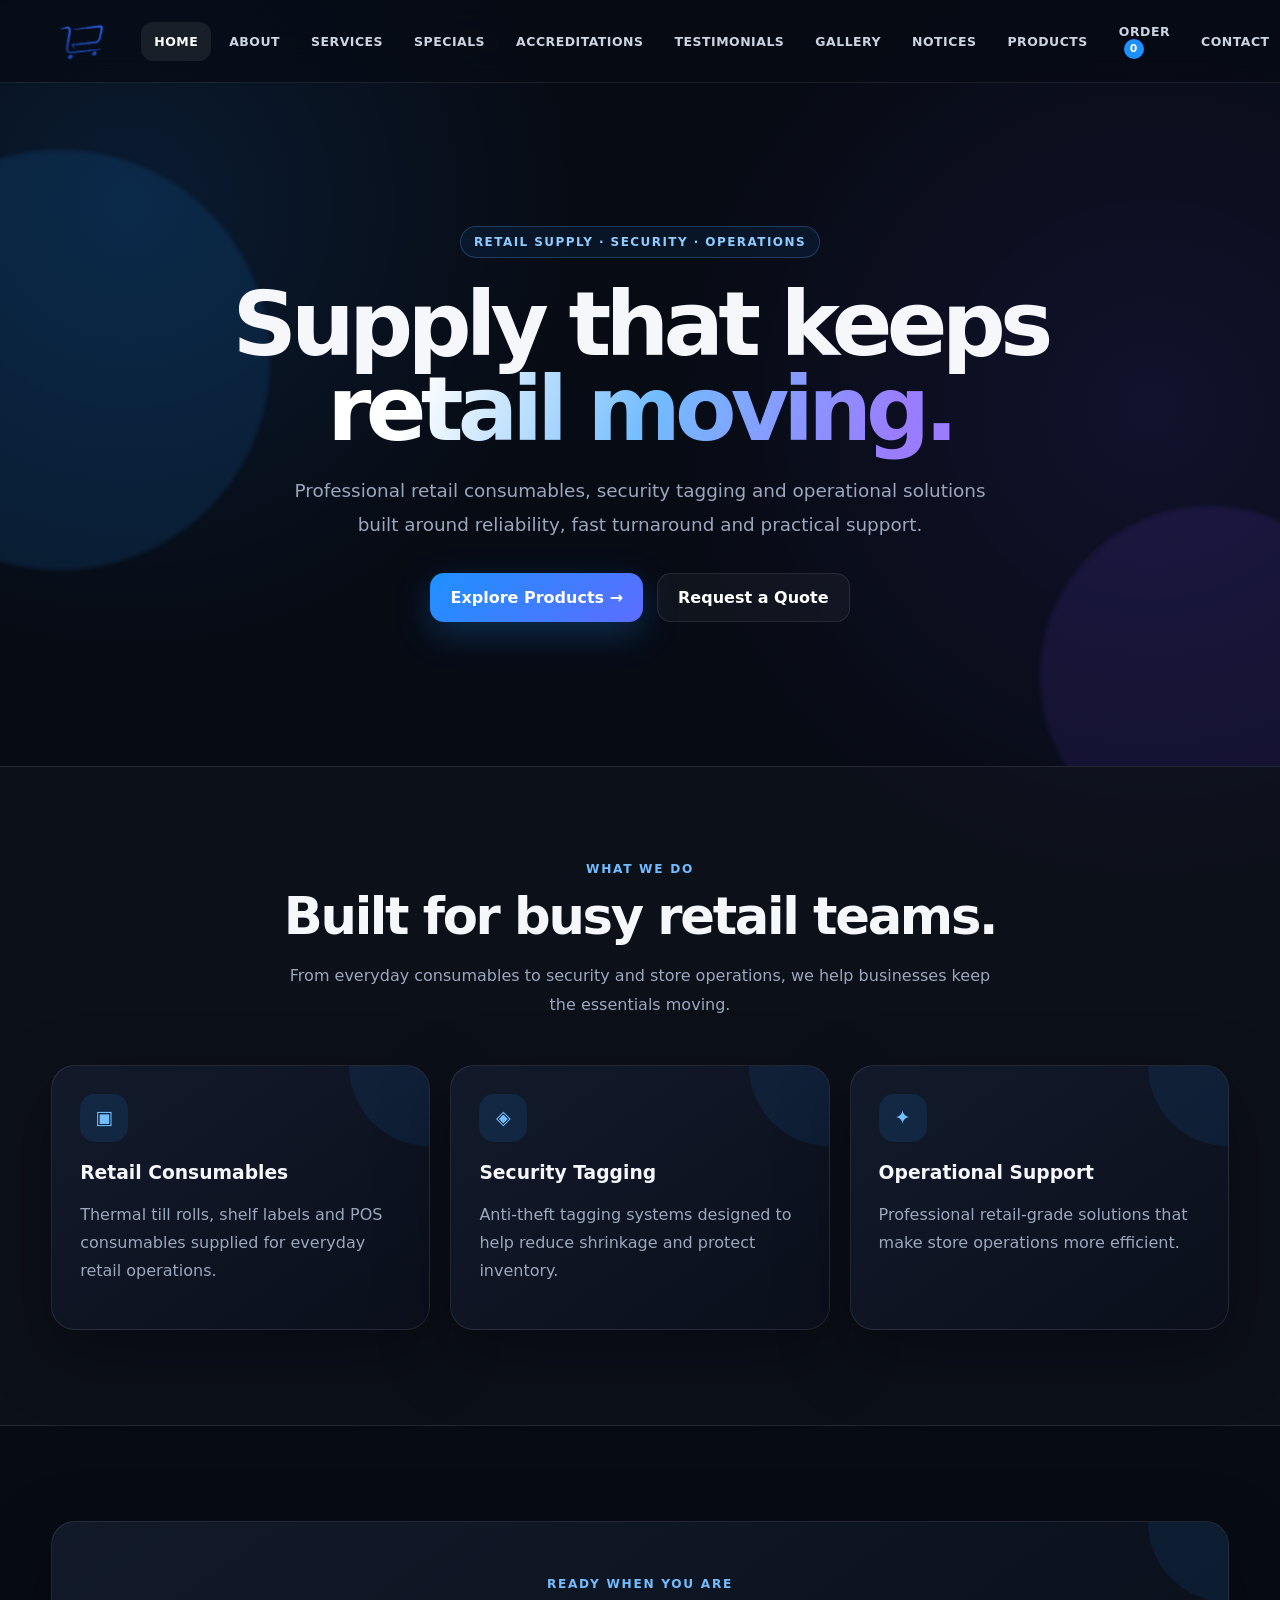
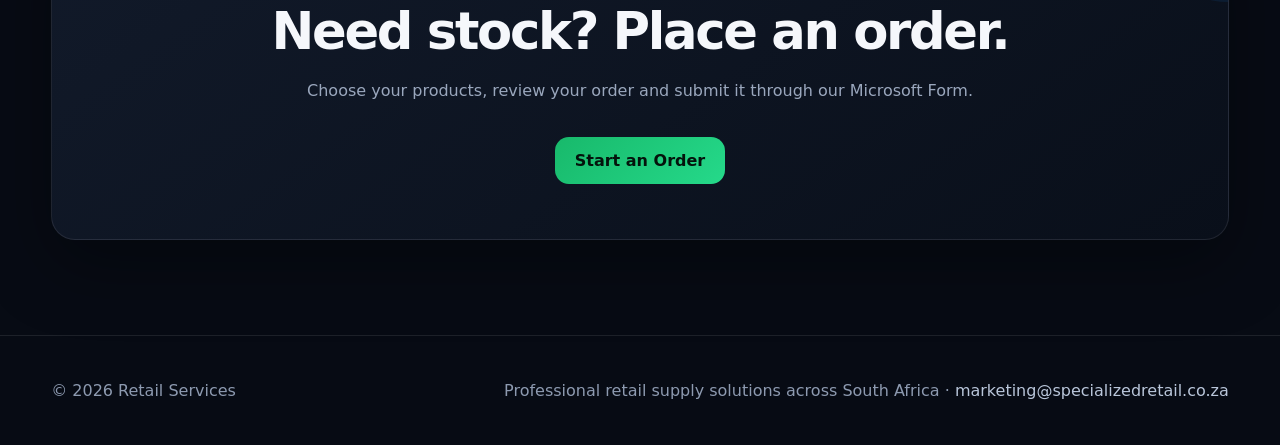
<file: index.html>
<!doctype html><html lang="en"><head><meta charset="utf-8"><meta name="viewport" content="width=device-width,initial-scale=1"><title>Retail Services · Retail Services</title><meta name="description" content="Retail Services — professional retail supply solutions."><link rel="icon" href="/favicon.ico"><link rel="stylesheet" href="/assets/css/site.css"></head><body>
<nav class="navbar"><div class="container nav-inner">
<a class="brand" href="/"><img src="images/logo.png" alt="Retail Services"></a>
<button class="menu-btn" aria-label="Menu">☰</button>
<div class="nav-links">
<a href="/">Home</a><a href="/About/">About</a><a href="/Services/">Services</a><a href="/Specials/">Specials</a><a href="/Accreditations/">Accreditations</a><a href="/Testimonials/">Testimonials</a><a href="/Gallery/">Gallery</a><a href="/Notices/">Notices</a><a href="/Products/">Products</a><a href="/Order/">Order <span class="cart-count">0</span></a><a href="/Contact/">Contact</a>
</div></div></nav><div class="progress"></div>
<main>
<section class="hero"><div class="container hero-content reveal"><span class="eyebrow">Retail supply · security · operations</span><h1>Supply that keeps<br><span class="gradient-text">retail moving.</span></h1><p>Professional retail consumables, security tagging and operational solutions built around reliability, fast turnaround and practical support.</p><div class="actions"><a class="btn btn-primary" href="/Products/">Explore Products →</a><a class="btn btn-outline" href="/Contact/">Request a Quote</a></div></div></section>
<section class="section section-alt"><div class="container"><div class="section-head center reveal"><div class="kicker">What we do</div><h2>Built for busy retail teams.</h2><p>From everyday consumables to security and store operations, we help businesses keep the essentials moving.</p></div><div class="grid">
<div class="card reveal"><div class="icon">▣</div><h3>Retail Consumables</h3><p class="muted">Thermal till rolls, shelf labels and POS consumables supplied for everyday retail operations.</p></div>
<div class="card reveal"><div class="icon">◈</div><h3>Security Tagging</h3><p class="muted">Anti-theft tagging systems designed to help reduce shrinkage and protect inventory.</p></div>
<div class="card reveal"><div class="icon">✦</div><h3>Operational Support</h3><p class="muted">Professional retail-grade solutions that make store operations more efficient.</p></div>
</div></div></section>
<section class="section"><div class="container"><div class="card reveal" style="text-align:center;padding:55px"><div class="kicker">Ready when you are</div><h2>Need stock? Place an order.</h2><p class="muted">Choose your products, review your order and submit it through our Microsoft Form.</p><div class="actions"><a class="btn btn-success" href="/Products/">Start an Order</a></div></div></div></section>
</main>
<footer class="footer">
    <div class="container footer-inner">
        <div>© 2026 Retail Services</div>
        <div>Professional retail supply solutions across South Africa · <a href="mailto:marketing@specializedretail.co.za">marketing@specializedretail.co.za</a></div></div></footer>
<div class="toast"></div><script src="/assets/js/site.js"></script>
</body></html>
</file>
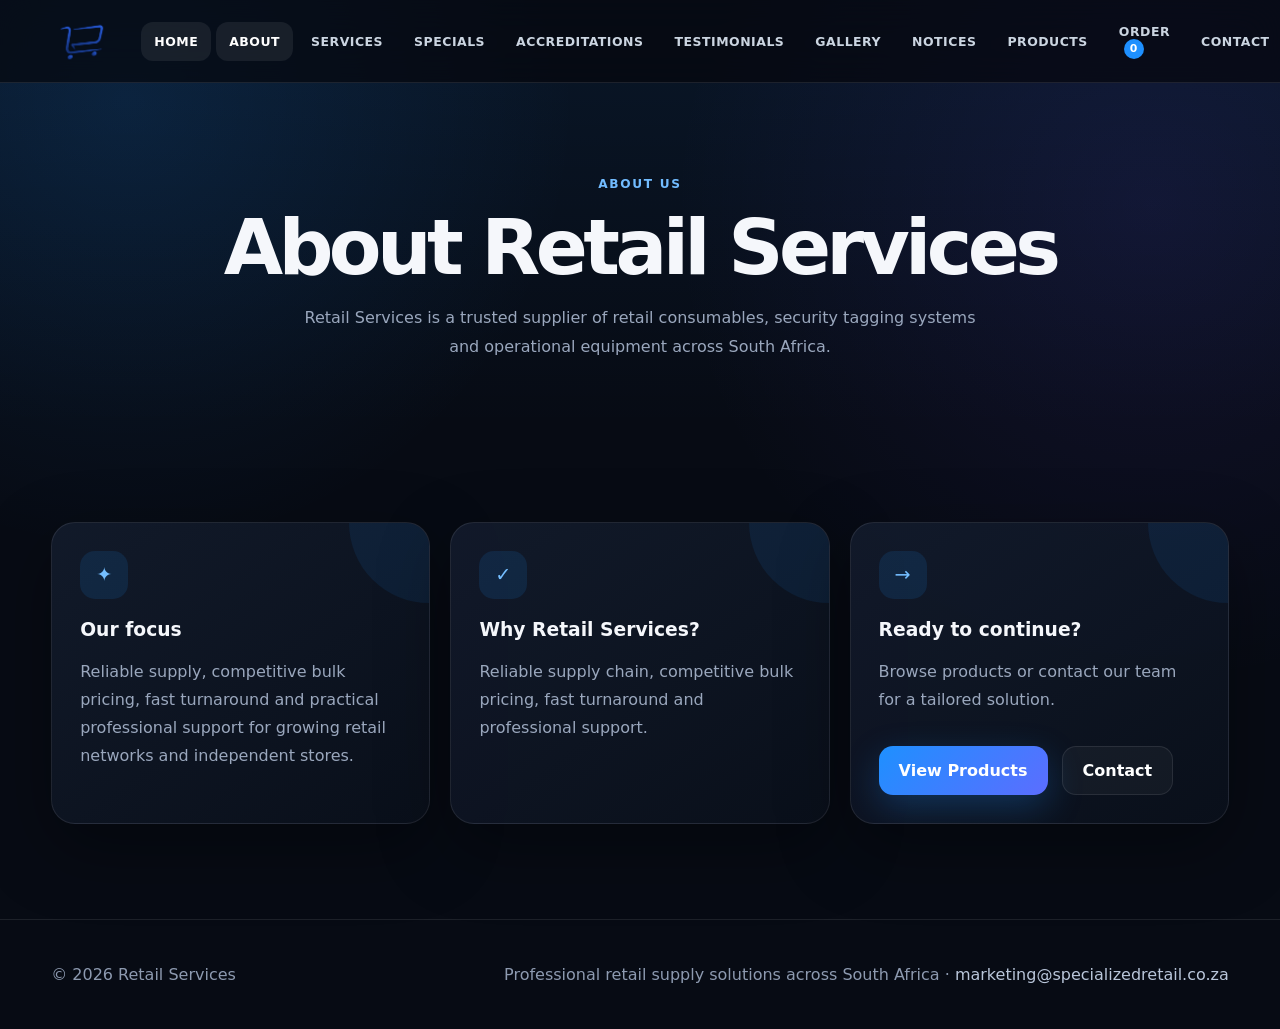
<file: About/index.html>
<!doctype html><html lang="en"><head><meta charset="utf-8"><meta name="viewport" content="width=device-width,initial-scale=1"><title>About Us · Retail Services</title><meta name="description" content="Retail Services — professional retail supply solutions."><link rel="icon" href="/favicon.ico"><link rel="stylesheet" href="/assets/css/site.css"></head><body>
<nav class="navbar"><div class="container nav-inner">
<a class="brand" href="/"><img src="../images/logo.png" alt="Retail Services"></a>
<button class="menu-btn" aria-label="Menu">☰</button>
<div class="nav-links">
<a href="/">Home</a><a href="/About/">About</a><a href="/Services/">Services</a><a href="/Specials/">Specials</a><a href="/Accreditations/">Accreditations</a><a href="/Testimonials/">Testimonials</a><a href="/Gallery/">Gallery</a><a href="/Notices/">Notices</a><a href="/Products/">Products</a><a href="/Order/">Order <span class="cart-count">0</span></a><a href="/Contact/">Contact</a>
</div></div></nav><div class="progress"></div>
<main><section class="page-hero"><div class="container reveal"><div class="kicker">About Us</div><h1>About Retail Services</h1><p>Retail Services is a trusted supplier of retail consumables, security tagging systems and operational equipment across South Africa.</p></div></section><section class="section"><div class="container grid"><div class="card reveal"><div class="icon">✦</div><h3>Our focus</h3><p class="muted">Reliable supply, competitive bulk pricing, fast turnaround and practical professional support for growing retail networks and independent stores.</p></div><div class="card reveal"><div class="icon">✓</div><h3>Why Retail Services?</h3><p class="muted">Reliable supply chain, competitive bulk pricing, fast turnaround and professional support.</p></div><div class="card reveal"><div class="icon">→</div><h3>Ready to continue?</h3><p class="muted">Browse products or contact our team for a tailored solution.</p><div class="actions" style="justify-content:flex-start"><a class="btn btn-primary" href="/Products/">View Products</a><a class="btn btn-outline" href="/Contact/">Contact</a></div></div></div></div></section></main>
<footer class="footer"><div class="container footer-inner"><div>© 2026 Retail Services</div><div>Professional retail supply solutions across South Africa · <a href="mailto:marketing@specializedretail.co.za">marketing@specializedretail.co.za</a></div></div></footer>
<div class="toast"></div><script src="/assets/js/site.js"></script>
</body></html>
</file>
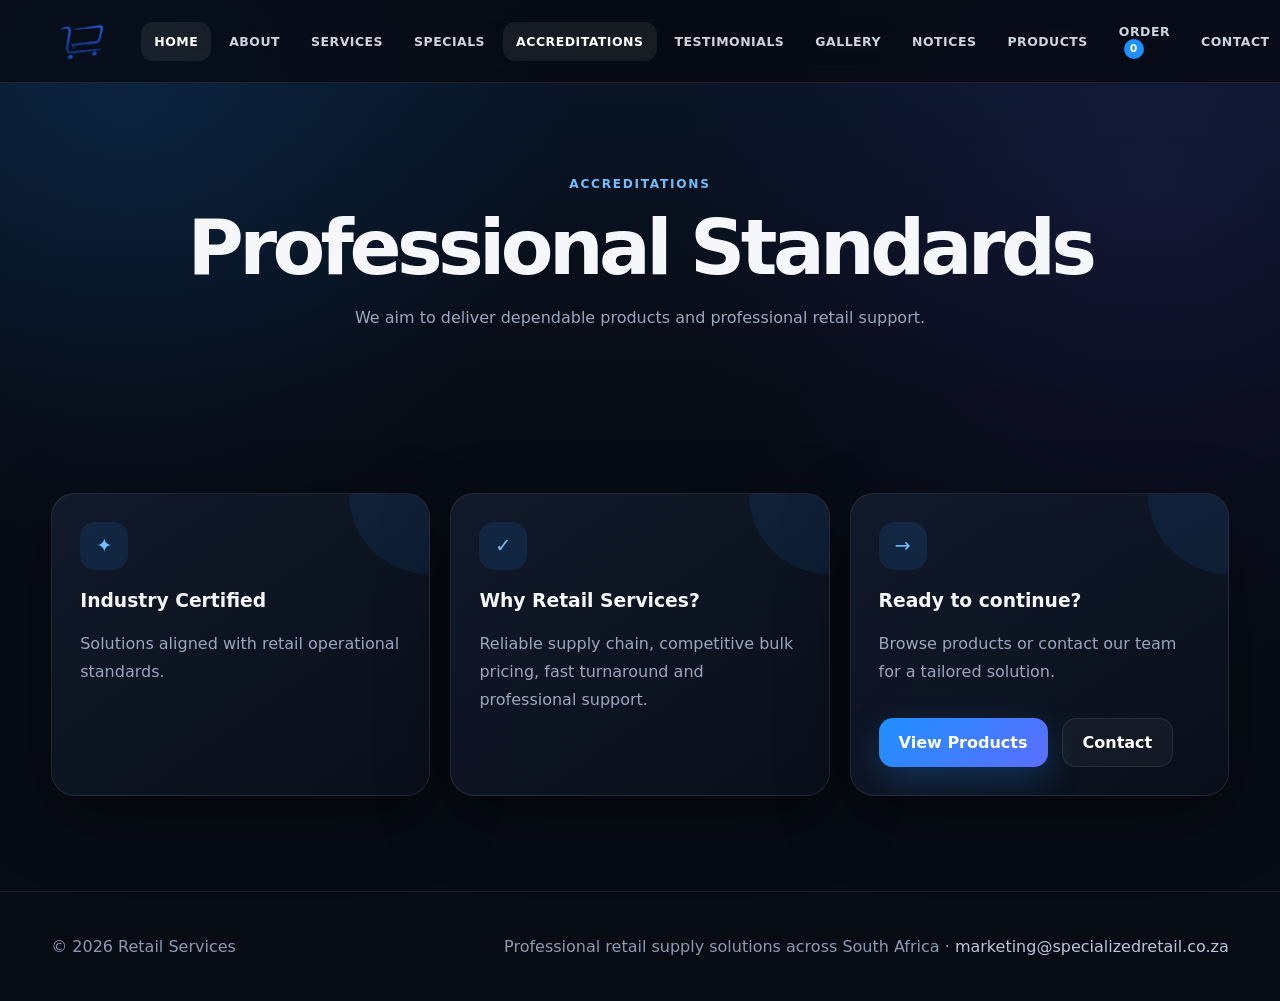
<file: Accreditations/index.html>
<!doctype html><html lang="en"><head><meta charset="utf-8"><meta name="viewport" content="width=device-width,initial-scale=1"><title>Accreditations · Retail Services</title><meta name="description" content="Retail Services — professional retail supply solutions."><link rel="icon" href="/favicon.ico"><link rel="stylesheet" href="/assets/css/site.css"></head><body>
<nav class="navbar"><div class="container nav-inner">
<a class="brand" href="/"><img src="../images/logo.png" alt="Retail Services"></a>
<button class="menu-btn" aria-label="Menu">☰</button>
<div class="nav-links">
<a href="/">Home</a><a href="/About/">About</a><a href="/Services/">Services</a><a href="/Specials/">Specials</a><a href="/Accreditations/">Accreditations</a><a href="/Testimonials/">Testimonials</a><a href="/Gallery/">Gallery</a><a href="/Notices/">Notices</a><a href="/Products/">Products</a><a href="/Order/">Order <span class="cart-count">0</span></a><a href="/Contact/">Contact</a>
</div></div></nav><div class="progress"></div>
<main><section class="page-hero"><div class="container reveal"><div class="kicker">Accreditations</div><h1>Professional Standards</h1><p>We aim to deliver dependable products and professional retail support.</p></div></section><section class="section"><div class="container grid"><div class="card reveal"><div class="icon">✦</div><h3>Industry Certified</h3><p class="muted">Solutions aligned with retail operational standards.</p></div><div class="card reveal"><div class="icon">✓</div><h3>Why Retail Services?</h3><p class="muted">Reliable supply chain, competitive bulk pricing, fast turnaround and professional support.</p></div><div class="card reveal"><div class="icon">→</div><h3>Ready to continue?</h3><p class="muted">Browse products or contact our team for a tailored solution.</p><div class="actions" style="justify-content:flex-start"><a class="btn btn-primary" href="/Products/">View Products</a><a class="btn btn-outline" href="/Contact/">Contact</a></div></div></div></div></section></main>
<footer class="footer"><div class="container footer-inner"><div>© 2026 Retail Services</div><div>Professional retail supply solutions across South Africa · <a href="mailto:marketing@specializedretail.co.za">marketing@specializedretail.co.za</a></div></div></footer>
<div class="toast"></div><script src="/assets/js/site.js"></script>
</body></html>
</file>
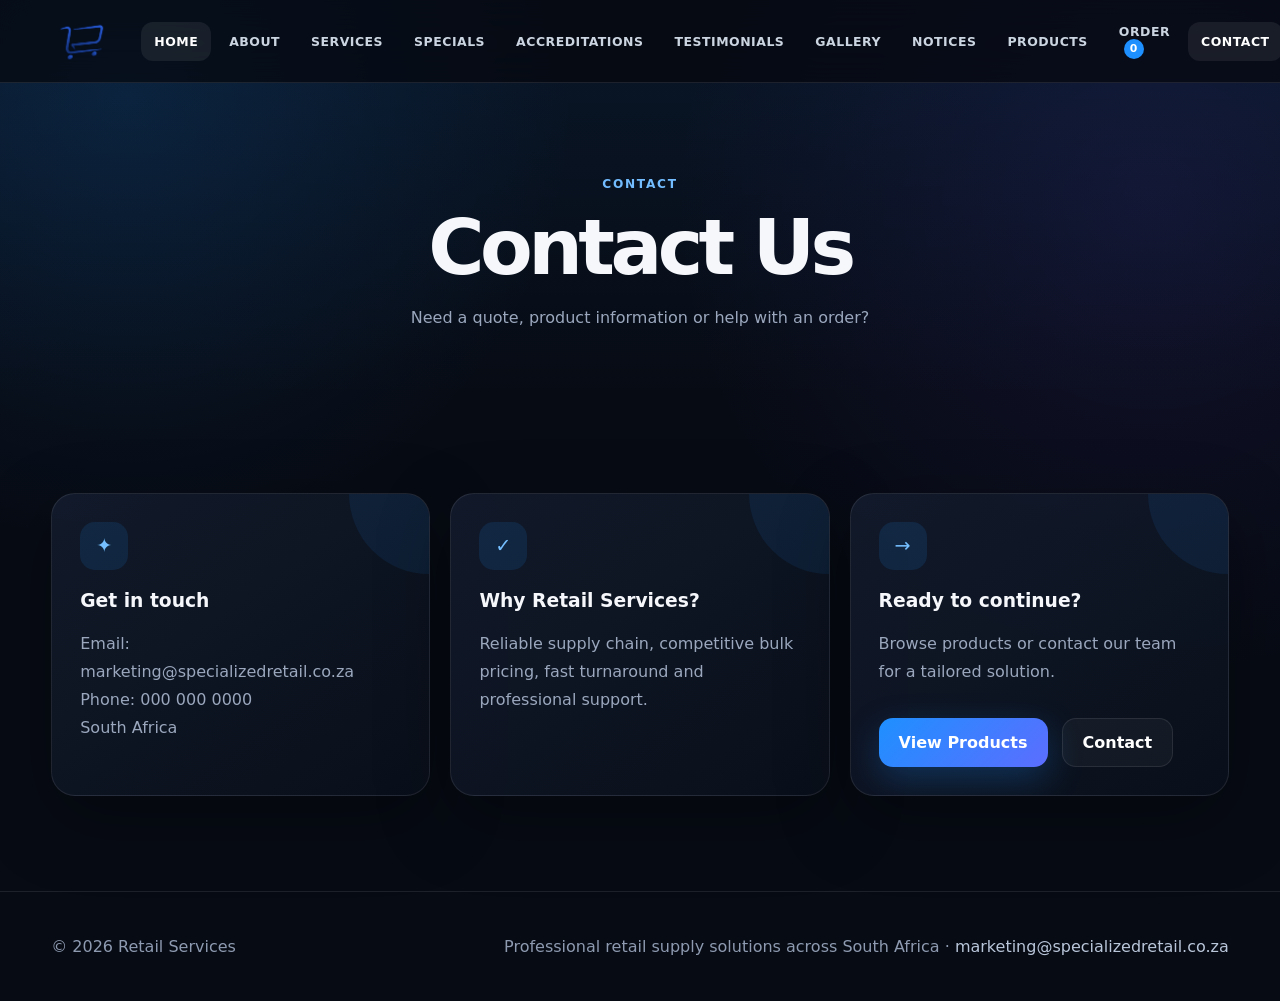
<file: Contact/index.html>
<!doctype html><html lang="en"><head><meta charset="utf-8"><meta name="viewport" content="width=device-width,initial-scale=1"><title>Contact · Retail Services</title><meta name="description" content="Retail Services — professional retail supply solutions."><link rel="icon" href="/favicon.ico"><link rel="stylesheet" href="/assets/css/site.css"></head><body>
<nav class="navbar"><div class="container nav-inner">
<a class="brand" href="/"><img src="../images/logo.png" alt="Retail Services"></a>
<button class="menu-btn" aria-label="Menu">☰</button>
<div class="nav-links">
<a href="/">Home</a><a href="/About/">About</a><a href="/Services/">Services</a><a href="/Specials/">Specials</a><a href="/Accreditations/">Accreditations</a><a href="/Testimonials/">Testimonials</a><a href="/Gallery/">Gallery</a><a href="/Notices/">Notices</a><a href="/Products/">Products</a><a href="/Order/">Order <span class="cart-count">0</span></a><a href="/Contact/">Contact</a>
</div></div></nav><div class="progress"></div>
<main><section class="page-hero"><div class="container reveal"><div class="kicker">Contact</div><h1>Contact Us</h1><p>Need a quote, product information or help with an order?</p></div></section><section class="section"><div class="container grid"><div class="card reveal"><div class="icon">✦</div><h3>Get in touch</h3><p class="muted">Email: marketing@specializedretail.co.za<br>Phone: 000 000 0000<br>South Africa</p></div><div class="card reveal"><div class="icon">✓</div><h3>Why Retail Services?</h3><p class="muted">Reliable supply chain, competitive bulk pricing, fast turnaround and professional support.</p></div><div class="card reveal"><div class="icon">→</div><h3>Ready to continue?</h3><p class="muted">Browse products or contact our team for a tailored solution.</p><div class="actions" style="justify-content:flex-start"><a class="btn btn-primary" href="/Products/">View Products</a><a class="btn btn-outline" href="/Contact/">Contact</a></div></div></div></div></section></main>
<footer class="footer"><div class="container footer-inner"><div>© 2026 Retail Services</div><div>Professional retail supply solutions across South Africa · <a href="mailto:marketing@specializedretail.co.za">marketing@specializedretail.co.za</a></div></div></footer>
<div class="toast"></div><script src="/assets/js/site.js"></script>
</body></html>
</file>
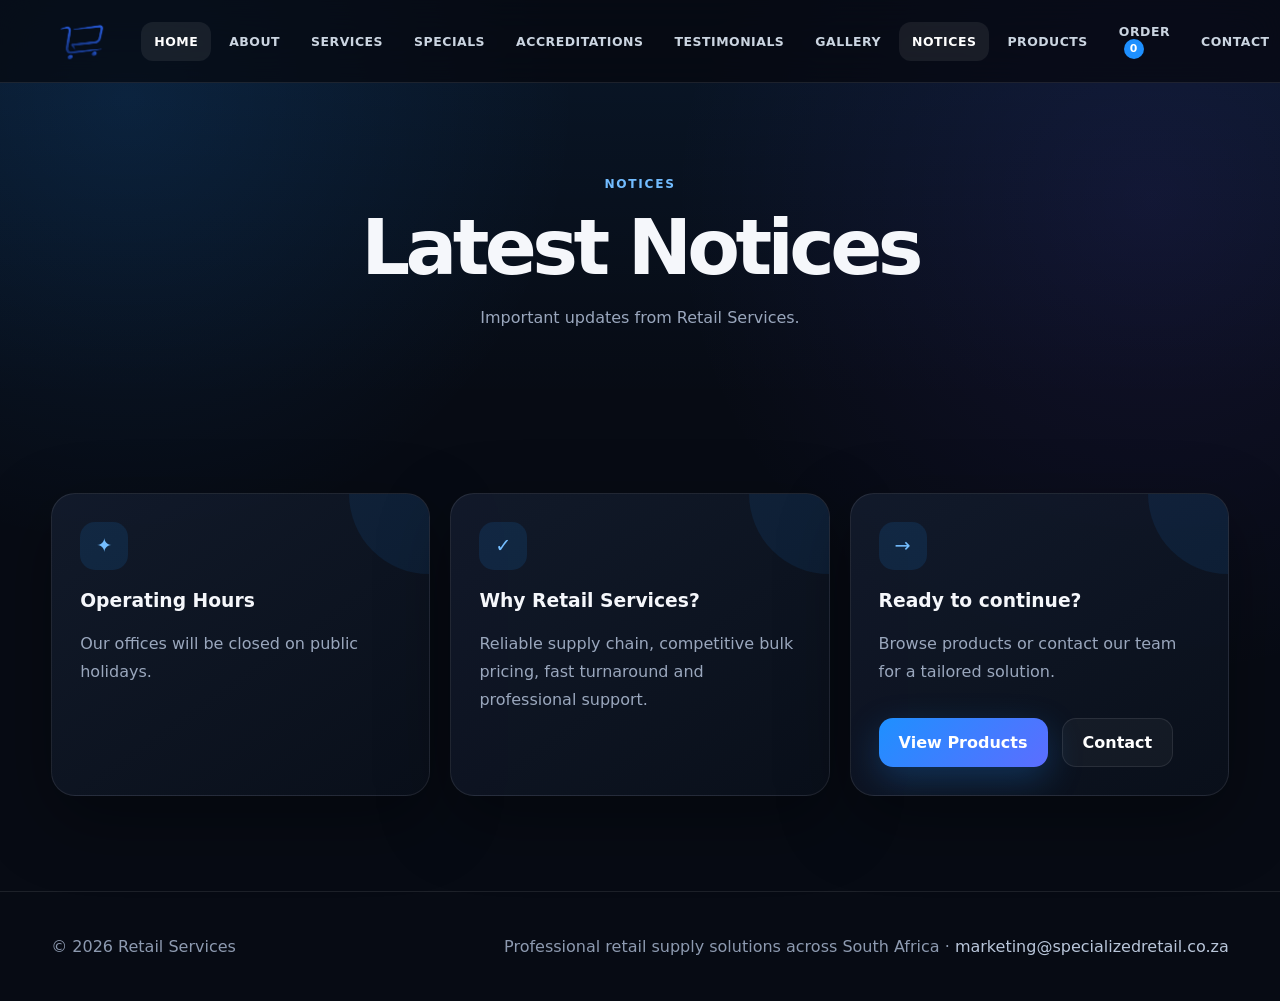
<file: Notices/index.html>
<!doctype html><html lang="en"><head><meta charset="utf-8"><meta name="viewport" content="width=device-width,initial-scale=1"><title>Notices · Retail Services</title><meta name="description" content="Retail Services — professional retail supply solutions."><link rel="icon" href="/favicon.ico"><link rel="stylesheet" href="/assets/css/site.css"></head><body>
<nav class="navbar"><div class="container nav-inner">
<a class="brand" href="/"><img src="../images/logo.png" alt="Retail Services"></a>
<button class="menu-btn" aria-label="Menu">☰</button>
<div class="nav-links">
<a href="/">Home</a><a href="/About/">About</a><a href="/Services/">Services</a><a href="/Specials/">Specials</a><a href="/Accreditations/">Accreditations</a><a href="/Testimonials/">Testimonials</a><a href="/Gallery/">Gallery</a><a href="/Notices/">Notices</a><a href="/Products/">Products</a><a href="/Order/">Order <span class="cart-count">0</span></a><a href="/Contact/">Contact</a>
</div></div></nav><div class="progress"></div>
<main><section class="page-hero"><div class="container reveal"><div class="kicker">Notices</div><h1>Latest Notices</h1><p>Important updates from Retail Services.</p></div></section><section class="section"><div class="container grid"><div class="card reveal"><div class="icon">✦</div><h3>Operating Hours</h3><p class="muted">Our offices will be closed on public holidays.</p></div><div class="card reveal"><div class="icon">✓</div><h3>Why Retail Services?</h3><p class="muted">Reliable supply chain, competitive bulk pricing, fast turnaround and professional support.</p></div><div class="card reveal"><div class="icon">→</div><h3>Ready to continue?</h3><p class="muted">Browse products or contact our team for a tailored solution.</p><div class="actions" style="justify-content:flex-start"><a class="btn btn-primary" href="/Products/">View Products</a><a class="btn btn-outline" href="/Contact/">Contact</a></div></div></div></div></section></main>
<footer class="footer"><div class="container footer-inner"><div>© 2026 Retail Services</div><div>Professional retail supply solutions across South Africa · <a href="mailto:marketing@specializedretail.co.za">marketing@specializedretail.co.za</a></div></div></footer>
<div class="toast"></div><script src="/assets/js/site.js"></script>
</body></html>
</file>
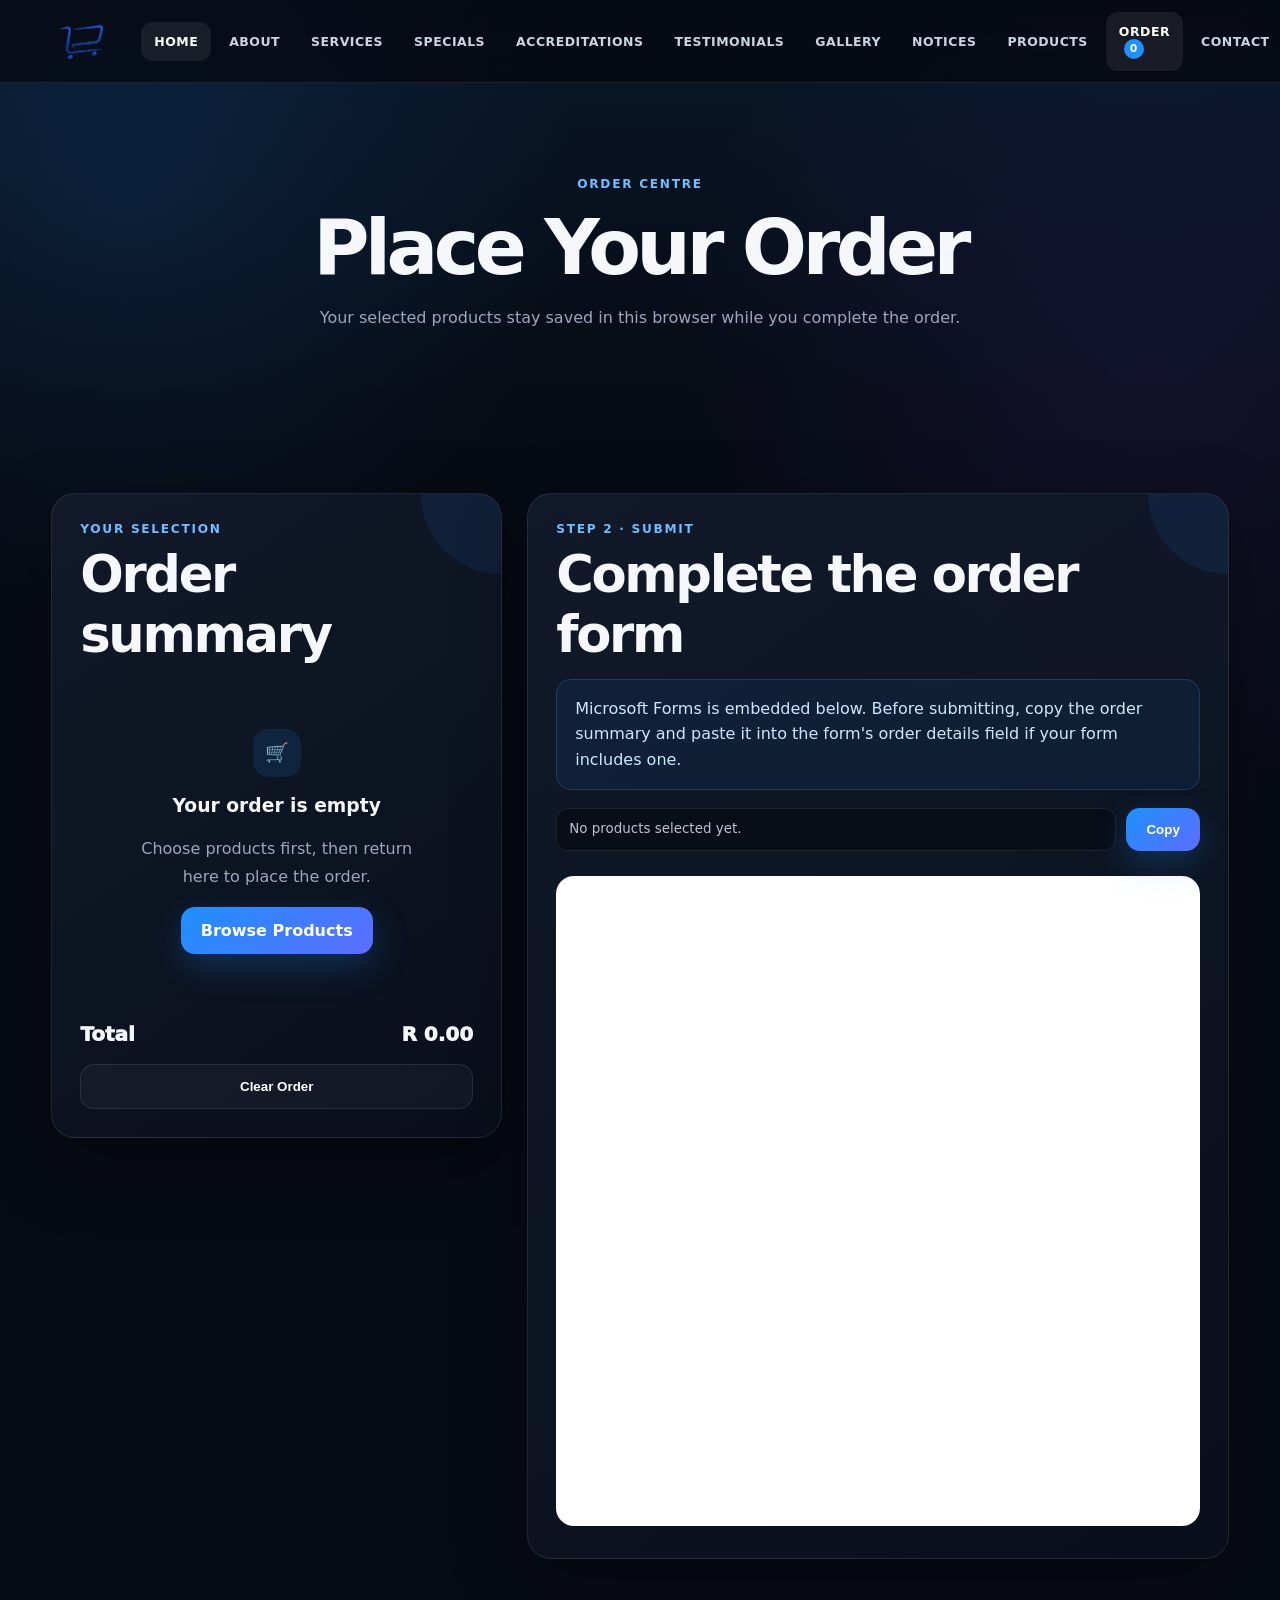
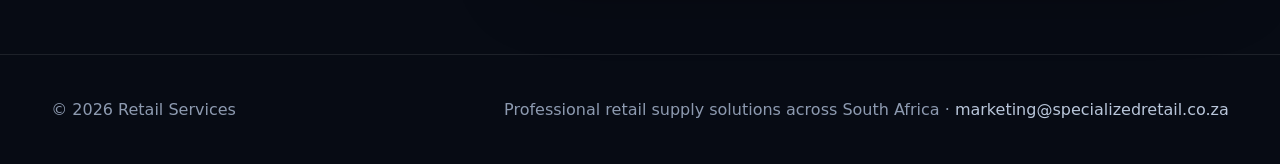
<file: Order/index.html>
<!doctype html><html lang="en"><head><meta charset="utf-8"><meta name="viewport" content="width=device-width,initial-scale=1"><title>Place an Order · Retail Services</title><meta name="description" content="Retail Services — professional retail supply solutions."><link rel="icon" href="/favicon.ico"><link rel="stylesheet" href="/assets/css/site.css"></head><body>
<nav class="navbar"><div class="container nav-inner">
<a class="brand" href="/"><img src="../images/logo.png" alt="Retail Services"></a>
<button class="menu-btn" aria-label="Menu">☰</button>
<div class="nav-links">
<a href="/">Home</a><a href="/About/">About</a><a href="/Services/">Services</a><a href="/Specials/">Specials</a><a href="/Accreditations/">Accreditations</a><a href="/Testimonials/">Testimonials</a><a href="/Gallery/">Gallery</a><a href="/Notices/">Notices</a><a href="/Products/">Products</a><a href="/Order/">Order <span class="cart-count">0</span></a><a href="/Contact/">Contact</a>
</div></div></nav><div class="progress"></div>
<main>
<section class="page-hero"><div class="container reveal"><div class="kicker">Order centre</div><h1>Place Your Order</h1><p>Your selected products stay saved in this browser while you complete the order.</p></div></section>
<section class="section"><div class="container order-layout">
<div class="card sticky reveal"><div class="kicker">Your selection</div><h2 style="margin-top:8px">Order summary</h2><div id="orderSummary"></div><div class="total"><span>Total</span><span id="orderTotal">R 0.00</span></div><button class="btn btn-outline" style="margin-top:18px;width:100%" onclick="clearCart()">Clear Order</button></div>
<div class="card reveal"><div class="kicker">Step 2 · Submit</div><h2 style="margin-top:8px">Complete the order form</h2>
<div class="notice">Microsoft Forms is embedded below. Before submitting, copy the order summary and paste it into the form's order details field if your form includes one.</div>
<div class="copy-row"><div id="copyBox" class="copy-box">No products selected yet.</div><button class="btn btn-primary" onclick="copyOrder()">Copy</button></div>
<div class="form-shell" style="margin-top:25px"><iframe title="Retail Services Order Form" src="https://forms.cloud.microsoft/Pages/ResponsePage.aspx?id=DQSIkWdsW0yxEjajBLZtrQAAAAAAAAAAAAMAAafCBatUOUNST05MUVUyVkJIQTBXSEJDTTRMRVNZNi4u&embed=true"></iframe></div>
</div></div></section>
</main>
<footer class="footer"><div class="container footer-inner"><div>© 2026 Retail Services</div><div>Professional retail supply solutions across South Africa · <a href="mailto:marketing@specializedretail.co.za">marketing@specializedretail.co.za</a></div></div></footer>
<div class="toast"></div><script src="/assets/js/site.js"></script>
</body></html>
</file>
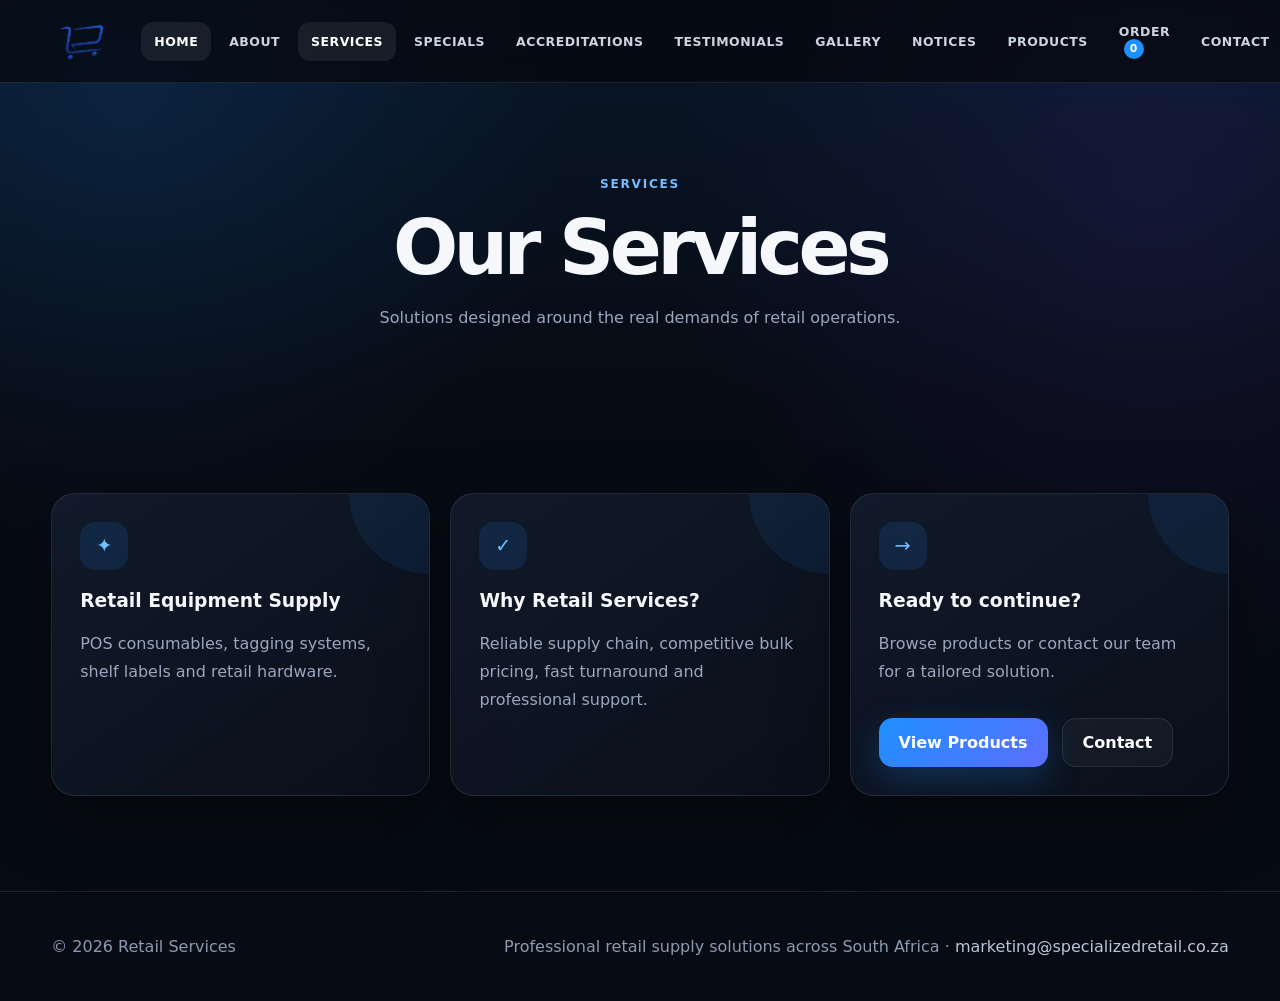
<file: Services/index.html>
<!doctype html><html lang="en"><head><meta charset="utf-8"><meta name="viewport" content="width=device-width,initial-scale=1"><title>Services · Retail Services</title><meta name="description" content="Retail Services — professional retail supply solutions."><link rel="icon" href="/favicon.ico"><link rel="stylesheet" href="/assets/css/site.css"></head><body>
<nav class="navbar"><div class="container nav-inner">
<a class="brand" href="/"><img src="../images/logo.png" alt="Retail Services"></a>
<button class="menu-btn" aria-label="Menu">☰</button>
<div class="nav-links">
<a href="/">Home</a><a href="/About/">About</a><a href="/Services/">Services</a><a href="/Specials/">Specials</a><a href="/Accreditations/">Accreditations</a><a href="/Testimonials/">Testimonials</a><a href="/Gallery/">Gallery</a><a href="/Notices/">Notices</a><a href="/Products/">Products</a><a href="/Order/">Order <span class="cart-count">0</span></a><a href="/Contact/">Contact</a>
</div></div></nav><div class="progress"></div>
<main><section class="page-hero"><div class="container reveal"><div class="kicker">Services</div><h1>Our Services</h1><p>Solutions designed around the real demands of retail operations.</p></div></section><section class="section"><div class="container grid"><div class="card reveal"><div class="icon">✦</div><h3>Retail Equipment Supply</h3><p class="muted">POS consumables, tagging systems, shelf labels and retail hardware.</p></div><div class="card reveal"><div class="icon">✓</div><h3>Why Retail Services?</h3><p class="muted">Reliable supply chain, competitive bulk pricing, fast turnaround and professional support.</p></div><div class="card reveal"><div class="icon">→</div><h3>Ready to continue?</h3><p class="muted">Browse products or contact our team for a tailored solution.</p><div class="actions" style="justify-content:flex-start"><a class="btn btn-primary" href="/Products/">View Products</a><a class="btn btn-outline" href="/Contact/">Contact</a></div></div></div></div></section></main>
<footer class="footer"><div class="container footer-inner"><div>© 2026 Retail Services</div><div>Professional retail supply solutions across South Africa · <a href="mailto:marketing@specializedretail.co.za">marketing@specializedretail.co.za</a></div></div></footer>
<div class="toast"></div><script src="/assets/js/site.js"></script>
</body></html>
</file>
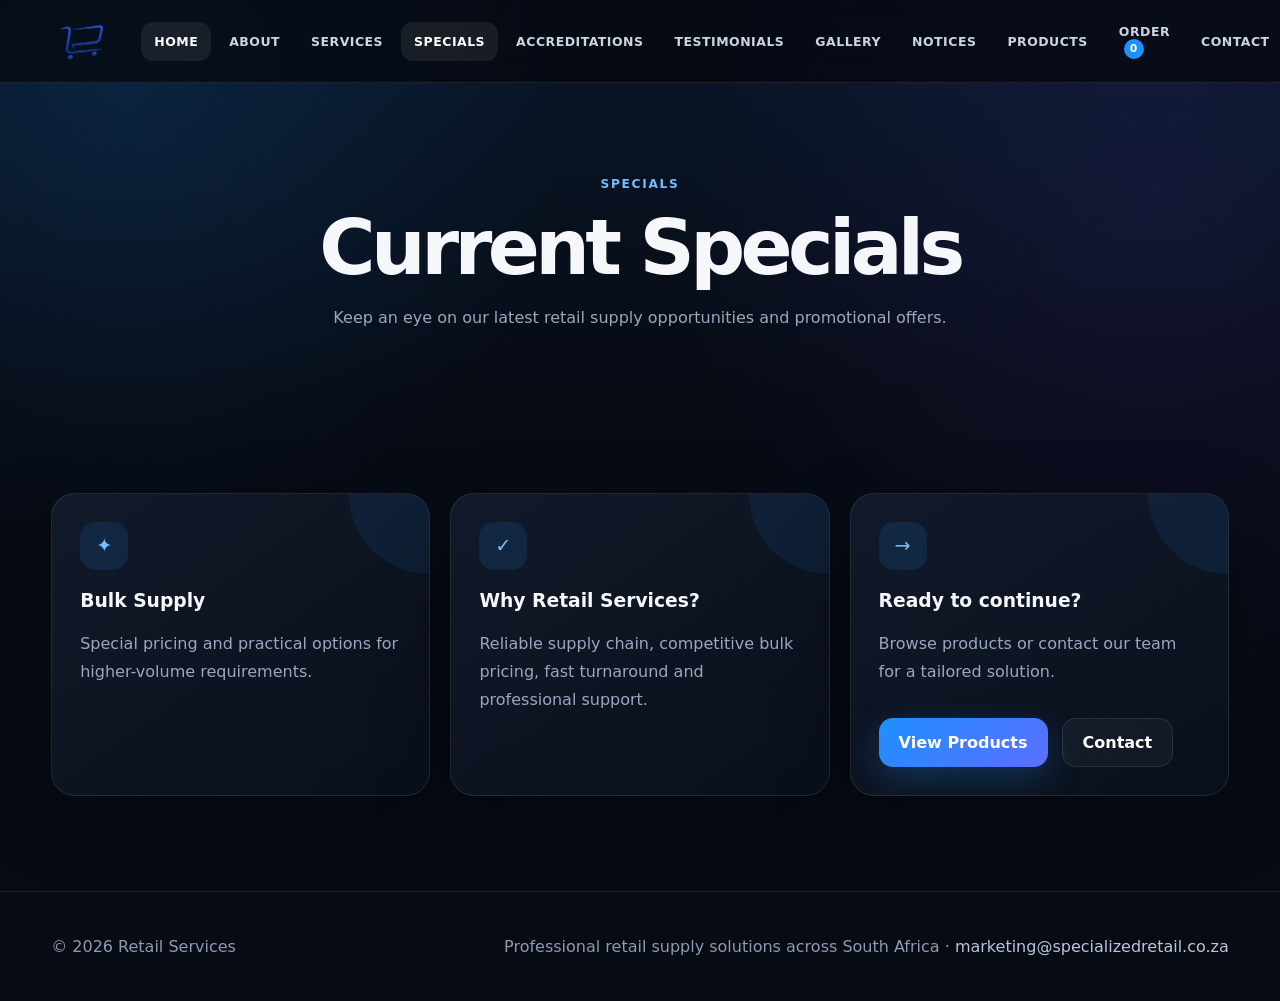
<file: Specials/index.html>
<!doctype html><html lang="en"><head><meta charset="utf-8"><meta name="viewport" content="width=device-width,initial-scale=1"><title>Specials · Retail Services</title><meta name="description" content="Retail Services — professional retail supply solutions."><link rel="icon" href="/favicon.ico"><link rel="stylesheet" href="/assets/css/site.css"></head><body>
<nav class="navbar"><div class="container nav-inner">
<a class="brand" href="/"><img src="../images/logo.png" alt="Retail Services"></a>
<button class="menu-btn" aria-label="Menu">☰</button>
<div class="nav-links">
<a href="/">Home</a><a href="/About/">About</a><a href="/Services/">Services</a><a href="/Specials/">Specials</a><a href="/Accreditations/">Accreditations</a><a href="/Testimonials/">Testimonials</a><a href="/Gallery/">Gallery</a><a href="/Notices/">Notices</a><a href="/Products/">Products</a><a href="/Order/">Order <span class="cart-count">0</span></a><a href="/Contact/">Contact</a>
</div></div></nav><div class="progress"></div>
<main><section class="page-hero"><div class="container reveal"><div class="kicker">Specials</div><h1>Current Specials</h1><p>Keep an eye on our latest retail supply opportunities and promotional offers.</p></div></section><section class="section"><div class="container grid"><div class="card reveal"><div class="icon">✦</div><h3>Bulk Supply</h3><p class="muted">Special pricing and practical options for higher-volume requirements.</p></div><div class="card reveal"><div class="icon">✓</div><h3>Why Retail Services?</h3><p class="muted">Reliable supply chain, competitive bulk pricing, fast turnaround and professional support.</p></div><div class="card reveal"><div class="icon">→</div><h3>Ready to continue?</h3><p class="muted">Browse products or contact our team for a tailored solution.</p><div class="actions" style="justify-content:flex-start"><a class="btn btn-primary" href="/Products/">View Products</a><a class="btn btn-outline" href="/Contact/">Contact</a></div></div></div></div></section></main>
<footer class="footer"><div class="container footer-inner"><div>© 2026 Retail Services</div><div>Professional retail supply solutions across South Africa · <a href="mailto:marketing@specializedretail.co.za">marketing@specializedretail.co.za</a></div></div></footer>
<div class="toast"></div><script src="/assets/js/site.js"></script>
</body></html>
</file>
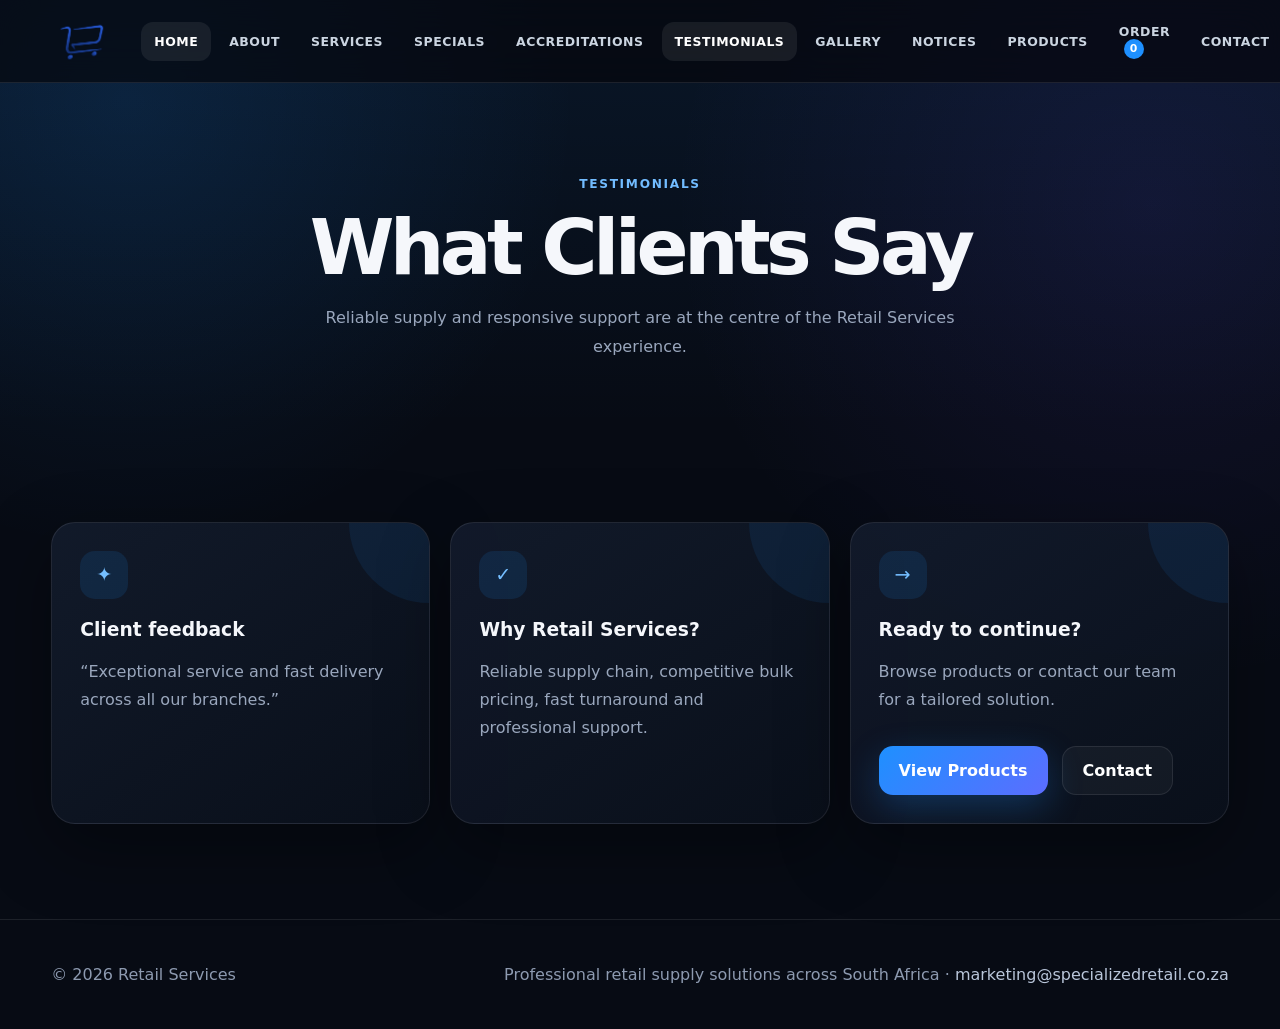
<file: Testimonials/index.html>
<!doctype html><html lang="en"><head><meta charset="utf-8"><meta name="viewport" content="width=device-width,initial-scale=1"><title>Testimonials · Retail Services</title><meta name="description" content="Retail Services — professional retail supply solutions."><link rel="icon" href="/favicon.ico"><link rel="stylesheet" href="/assets/css/site.css"></head><body>
<nav class="navbar"><div class="container nav-inner">
<a class="brand" href="/"><img src="../images/logo.png" alt="Retail Services"></a>
<button class="menu-btn" aria-label="Menu">☰</button>
<div class="nav-links">
<a href="/">Home</a><a href="/About/">About</a><a href="/Services/">Services</a><a href="/Specials/">Specials</a><a href="/Accreditations/">Accreditations</a><a href="/Testimonials/">Testimonials</a><a href="/Gallery/">Gallery</a><a href="/Notices/">Notices</a><a href="/Products/">Products</a><a href="/Order/">Order <span class="cart-count">0</span></a><a href="/Contact/">Contact</a>
</div></div></nav><div class="progress"></div>
<main><section class="page-hero"><div class="container reveal"><div class="kicker">Testimonials</div><h1>What Clients Say</h1><p>Reliable supply and responsive support are at the centre of the Retail Services experience.</p></div></section><section class="section"><div class="container grid"><div class="card reveal"><div class="icon">✦</div><h3>Client feedback</h3><p class="muted">“Exceptional service and fast delivery across all our branches.”</p></div><div class="card reveal"><div class="icon">✓</div><h3>Why Retail Services?</h3><p class="muted">Reliable supply chain, competitive bulk pricing, fast turnaround and professional support.</p></div><div class="card reveal"><div class="icon">→</div><h3>Ready to continue?</h3><p class="muted">Browse products or contact our team for a tailored solution.</p><div class="actions" style="justify-content:flex-start"><a class="btn btn-primary" href="/Products/">View Products</a><a class="btn btn-outline" href="/Contact/">Contact</a></div></div></div></div></section></main>
<footer class="footer"><div class="container footer-inner"><div>© 2026 Retail Services</div><div>Professional retail supply solutions across South Africa · <a href="mailto:marketing@specializedretail.co.za">marketing@specializedretail.co.za</a></div></div></footer>
<div class="toast"></div><script src="/assets/js/site.js"></script>
</body></html>
</file>
<file: assets/css/site.css>
:root{--bg:#070b14;--bg2:#0d1322;--panel:rgba(18,25,41,.78);--text:#f5f7fb;--muted:#9aa7bd;--line:rgba(255,255,255,.09);--accent:#1e90ff;--accent2:#5fb3ff;--success:#20d47b;--radius:24px;--shadow:0 24px 70px rgba(0,0,0,.35)}
*{box-sizing:border-box}html{scroll-behavior:smooth}body{margin:0;background:radial-gradient(circle at 10% 10%,rgba(30,144,255,.12),transparent 28rem),radial-gradient(circle at 90% 20%,rgba(112,76,255,.10),transparent 30rem),var(--bg);color:var(--text);font-family:Inter,system-ui,-apple-system,Segoe UI,sans-serif;overflow-x:hidden}a{text-decoration:none;color:inherit}.container{width:min(1180px,92%);margin:auto}
.navbar{position:fixed;top:0;left:0;right:0;z-index:1000;background:rgba(7,11,20,.68);backdrop-filter:blur(18px);border-bottom:1px solid var(--line)}.nav-inner{min-height:82px;display:flex;align-items:center;gap:28px}.brand img{height:62px;width:auto;display:block}.nav-links{margin-left:auto;display:flex;align-items:center;gap:5px}.nav-links a{padding:12px 13px;border-radius:12px;color:#cbd5e1;font-size:.78rem;font-weight:800;text-transform:uppercase;letter-spacing:.04em;transition:.25s}.nav-links a:hover,.nav-links a.active{color:#fff;background:rgba(255,255,255,.07)}.cart-count{display:inline-flex;min-width:20px;height:20px;align-items:center;justify-content:center;border-radius:99px;background:var(--accent);font-size:.68rem;margin-left:5px;color:#fff}.menu-btn{display:none;margin-left:auto;border:1px solid var(--line);background:rgba(255,255,255,.06);color:#fff;border-radius:12px;padding:10px 12px;font-size:1.1rem}.progress{position:fixed;z-index:1100;top:0;left:0;height:3px;width:0;background:linear-gradient(90deg,var(--accent),#8d6bff);box-shadow:0 0 16px rgba(30,144,255,.7)}
main{padding-top:82px}.hero{min-height:76vh;display:grid;place-items:center;position:relative;overflow:hidden}.hero:before,.hero:after{content:"";position:absolute;border-radius:50%;pointer-events:none}.hero:before{width:420px;height:420px;background:rgba(30,144,255,.12);left:-150px;top:10%;filter:blur(2px);animation:float 8s ease-in-out infinite}.hero:after{width:340px;height:340px;background:rgba(116,72,255,.11);right:-100px;bottom:-80px;filter:blur(2px);animation:float 10s ease-in-out infinite reverse}.hero-content{position:relative;z-index:1;text-align:center;max-width:900px;padding:80px 0}.eyebrow{display:inline-flex;gap:8px;align-items:center;border:1px solid rgba(95,179,255,.25);background:rgba(30,144,255,.08);padding:8px 13px;border-radius:999px;color:#8ecbff;font-size:.75rem;font-weight:900;letter-spacing:.12em;text-transform:uppercase}.hero h1{font-size:clamp(3rem,7vw,6.4rem);line-height:.95;letter-spacing:-.065em;margin:24px 0 22px}.gradient-text{background:linear-gradient(110deg,#fff 15%,#72bcff 52%,#9a7cff 90%);-webkit-background-clip:text;background-clip:text;color:transparent}.hero p{max-width:700px;margin:0 auto;color:var(--muted);font-size:1.15rem;line-height:1.8}.actions{display:flex;justify-content:center;gap:14px;flex-wrap:wrap;margin-top:32px}
.btn{border:0;cursor:pointer;display:inline-flex;align-items:center;justify-content:center;gap:9px;border-radius:14px;padding:14px 20px;font-weight:900;transition:.25s;position:relative;overflow:hidden}.btn:after{content:"";position:absolute;inset:0;background:linear-gradient(110deg,transparent,rgba(255,255,255,.18),transparent);transform:translateX(-120%);transition:.6s}.btn:hover:after{transform:translateX(120%)}.btn:hover{transform:translateY(-3px)}.btn-primary{background:linear-gradient(135deg,var(--accent),#5c6dff);color:white;box-shadow:0 12px 35px rgba(30,144,255,.25)}.btn-outline{border:1px solid var(--line);background:rgba(255,255,255,.04);color:#fff}.btn-success{background:linear-gradient(135deg,#18b96b,#25d98a);color:#04130c}
.section{padding:95px 0}.section-alt{background:rgba(255,255,255,.018);border-top:1px solid var(--line);border-bottom:1px solid var(--line)}.section-head{max-width:720px;margin-bottom:45px}.section-head.center{text-align:center;margin-left:auto;margin-right:auto}.kicker{color:#72bcff;font-size:.76rem;font-weight:900;letter-spacing:.14em;text-transform:uppercase}.section h2{font-size:clamp(2rem,4vw,3.4rem);letter-spacing:-.045em;margin:10px 0 15px}.section-head p{color:var(--muted);line-height:1.8}.grid{display:grid;grid-template-columns:repeat(3,1fr);gap:20px}.grid-2{grid-template-columns:repeat(2,1fr)}.card{background:linear-gradient(145deg,rgba(20,29,47,.82),rgba(10,16,28,.82));border:1px solid var(--line);border-radius:var(--radius);padding:28px;box-shadow:var(--shadow);transition:.35s;position:relative;overflow:hidden}.card:before{content:"";position:absolute;width:160px;height:160px;right:-80px;top:-80px;background:rgba(30,144,255,.09);border-radius:50%;transition:.35s}.card:hover{transform:translateY(-8px);border-color:rgba(95,179,255,.3)}.card:hover:before{transform:scale(1.5)}.card h3,.card h4{margin-top:0}.muted{color:var(--muted);line-height:1.75}.icon{width:48px;height:48px;display:grid;place-items:center;border-radius:15px;background:rgba(30,144,255,.12);color:#75beff;font-size:1.2rem;margin-bottom:20px}
.product-grid{display:grid;grid-template-columns:repeat(3,1fr);gap:24px}.product-card{padding:0;overflow:hidden}.product-media{height:250px;position:relative;overflow:hidden;background:#111827}.product-media img{width:100%;height:100%;object-fit:cover;display:block;transition:.55s}.product-card:hover .product-media img{transform:scale(1.07)}.product-body{padding:25px}.product-title{font-size:1.25rem;font-weight:900;margin-bottom:8px}.price{font-size:1.55rem;font-weight:950;color:#79c3ff}.product-body .muted{font-size:.93rem}.qty-row{display:flex;gap:10px;margin-top:20px}.qty{width:90px;background:#0a1020;border:1px solid var(--line);color:#fff;border-radius:12px;text-align:center;padding:12px;font-weight:800}
.page-hero{padding:95px 0 65px;text-align:center;background:linear-gradient(180deg,rgba(30,144,255,.07),transparent)}.page-hero h1{font-size:clamp(2.7rem,6vw,5rem);letter-spacing:-.06em;margin:12px 0}.page-hero p{color:var(--muted);max-width:680px;margin:auto;line-height:1.8}.order-layout{display:grid;grid-template-columns:.9fr 1.4fr;gap:25px;align-items:start}.sticky{position:sticky;top:105px}.summary-list{display:grid;gap:12px}.summary-item{display:flex;justify-content:space-between;gap:14px;padding:14px 0;border-bottom:1px solid var(--line)}.summary-item small{color:var(--muted)}.total{display:flex;justify-content:space-between;font-size:1.25rem;font-weight:950;padding-top:18px}.empty{padding:50px;text-align:center}.form-shell{min-height:650px}.form-shell iframe{width:100%;min-height:650px;border:0;border-radius:18px;background:#fff}.notice{padding:16px 18px;border-radius:15px;background:rgba(30,144,255,.08);border:1px solid rgba(95,179,255,.2);color:#cce8ff;line-height:1.6}.copy-row{display:flex;gap:10px;margin-top:18px}.copy-box{flex:1;background:#080d18;border:1px solid var(--line);border-radius:12px;padding:12px;color:#b8c4d6;font-size:.84rem;white-space:pre-wrap}.gallery{display:grid;grid-template-columns:repeat(3,1fr);gap:18px}.gallery img{width:100%;height:290px;object-fit:cover;border-radius:20px;border:1px solid var(--line);transition:.4s}.gallery img:hover{transform:scale(1.025);box-shadow:0 18px 50px rgba(0,0,0,.35)}.footer{padding:45px 0;border-top:1px solid var(--line);color:#8d9ab0}.footer-inner{display:flex;justify-content:space-between;gap:20px;align-items:center}.footer a{color:#b9c6da}.reveal{opacity:0;transform:translateY(24px);transition:opacity .7s ease,transform .7s ease}.reveal.visible{opacity:1;transform:none}.toast{position:fixed;right:22px;bottom:22px;z-index:2000;background:#121a2b;border:1px solid var(--line);padding:14px 18px;border-radius:14px;box-shadow:var(--shadow);transform:translateY(30px);opacity:0;pointer-events:none;transition:.3s}.toast.show{opacity:1;transform:none}
@keyframes float{50%{transform:translateY(-24px) translateX(14px)}}@media(max-width:1050px){.nav-links{display:none}.menu-btn{display:block}.nav-links.open{display:flex;position:absolute;top:82px;left:4%;right:4%;padding:15px;background:rgba(8,13,24,.97);border:1px solid var(--line);border-radius:18px;flex-direction:column;align-items:stretch}.nav-links.open a{margin:0}.grid,.product-grid{grid-template-columns:repeat(2,1fr)}.order-layout{grid-template-columns:1fr}.sticky{position:static}}@media(max-width:650px){.nav-inner{min-height:74px}.brand img{height:52px}main{padding-top:74px}.hero{min-height:70vh}.section{padding:70px 0}.grid,.product-grid,.gallery,.grid-2{grid-template-columns:1fr}.hero h1{font-size:3.2rem}.footer-inner{flex-direction:column;text-align:center}.product-media{height:220px}.copy-row{flex-direction:column}}
</file>
